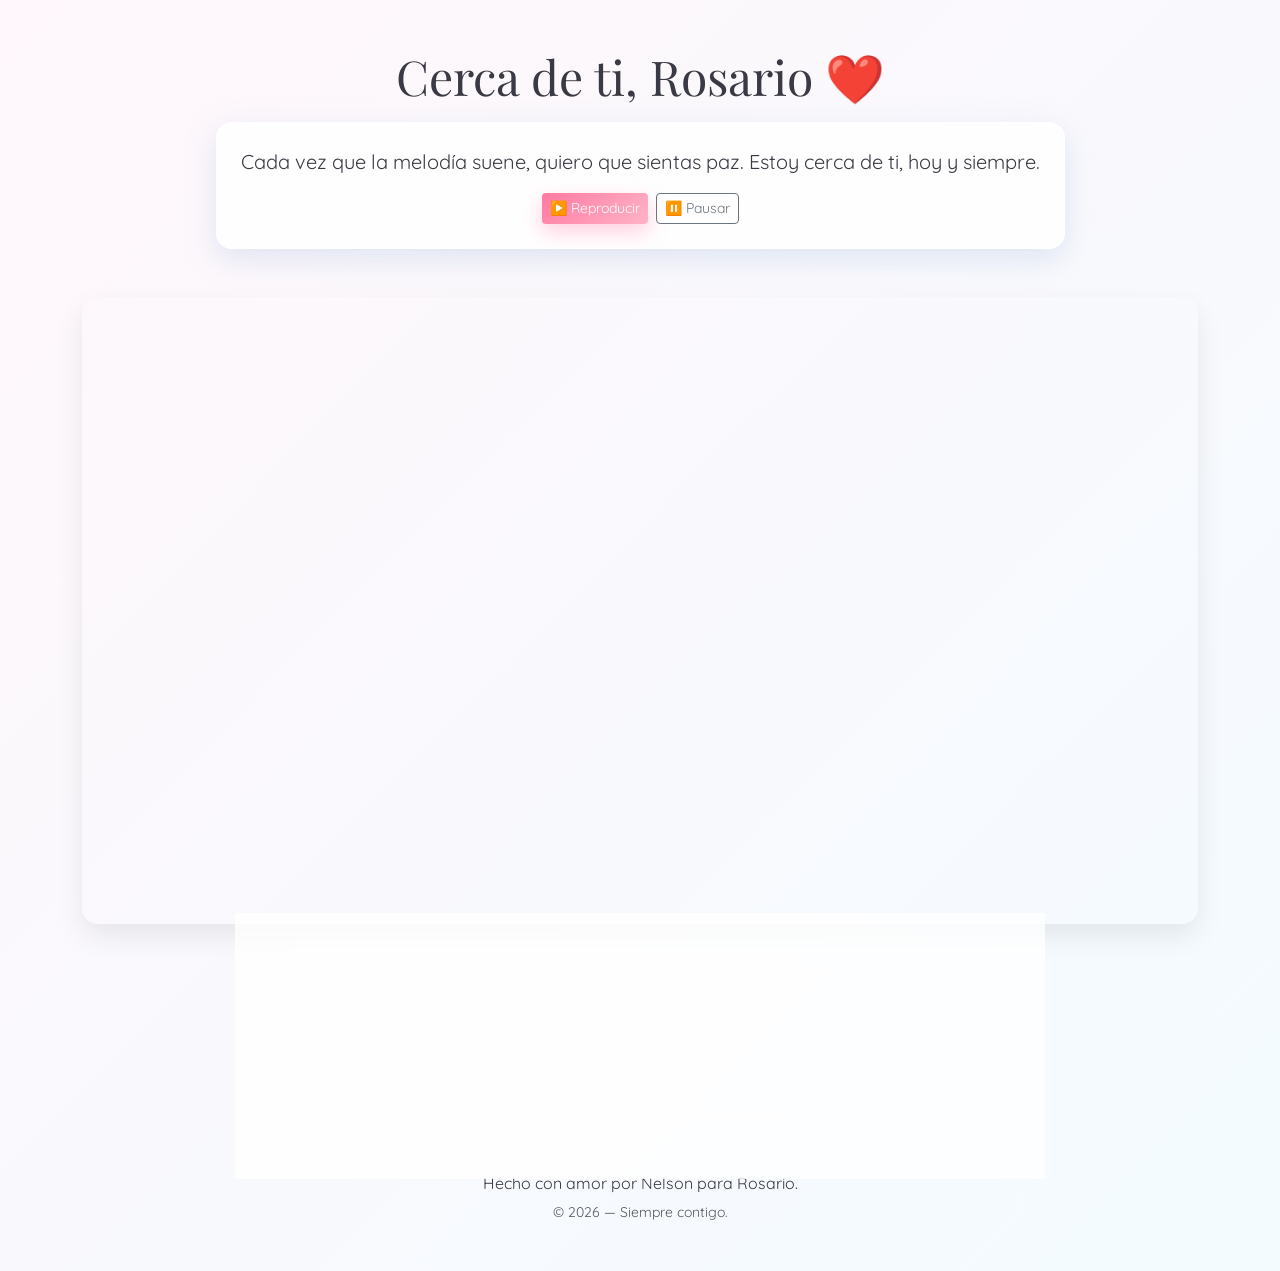
<file: close-to-you.html>
<!doctype html>
<html lang="es">
<head>
  <meta charset="utf-8" />
  <meta name="viewport" content="width=device-width, initial-scale=1" />
  <title>Close to You R ❤️</title>
  <link rel="icon" type="image/png" href="img/love-icon.png" />
  <link href="https://cdn.jsdelivr.net/npm/bootstrap@5.3.3/dist/css/bootstrap.min.css" rel="stylesheet">
  <link href="https://fonts.googleapis.com/css2?family=Quicksand:wght@400;600;700&family=Playfair+Display:wght@600;700&display=swap" rel="stylesheet">
  <style>
    body{
      background: linear-gradient(135deg,#fff7fb,#f3fbff);
      font-family: 'Quicksand', sans-serif;
      color:#3a3a44;
      min-height:100vh;
    }
    .hero-title{font-family:'Playfair Display',serif;}
    .soft-card{background:#ffffffcc;backdrop-filter:blur(6px);box-shadow:0 10px 30px rgba(140,170,210,.25);border:1px solid rgba(255,255,255,.6);}
    .btn-heart{background:linear-gradient(135deg,#ff7aa2,#ffb3c7);border:none;color:white;box-shadow:0 .5rem 1.25rem rgba(255,122,162,.35);}
    .btn-heart:hover{filter:brightness(1.05);}
    .video-embed{position:relative;padding-bottom:56.25%;height:0;overflow:hidden;border-radius:1rem;box-shadow:0 12px 28px rgba(0,0,0,.08);} 
    .video-embed iframe{position:absolute;top:0;left:0;width:100%;height:100%;border:0;}
    .typewriter-cursor{display:inline-block;width:1ch;animation:blink 1s steps(1) infinite;}
    @keyframes blink{50%{color:transparent;}}
  </style>
</head>
<body>
  <main class="container py-5 text-center">
    <h1 class="hero-title display-5 mb-3">Cerca de ti, Rosario ❤️</h1>
    <div class="soft-card rounded-4 p-4 d-inline-block">
      <p class="mb-0 fs-5">Cada vez que la melodía suene, quiero que sientas paz. Estoy cerca de ti, hoy y siempre.</p>
      <div class="d-flex justify-content-center mt-3 gap-2">
        <audio id="melodia" preload="auto" autoplay loop>
          <source src="audio/closetoyou.ogg" type="audio/ogg">
        </audio>
        <button class="btn btn-heart btn-sm" onclick="document.getElementById('melodia').play()">▶️ Reproducir</button>
        <button class="btn btn-outline-secondary btn-sm" onclick="document.getElementById('melodia').pause()">⏸️ Pausar</button>
      </div>
    </div>

    <div class="mt-5">
      <div class="video-embed">
        <iframe id="ytPlayer" src="https://www.youtube.com/embed/lwG3QlOC0lg?enablejsapi=1" title="Close to You - Unboxing" allow="accelerometer; autoplay; clipboard-write; encrypted-media; gyroscope; picture-in-picture; web-share" allowfullscreen></iframe>
      </div>
    </div>

    <div class="mt-4 soft-card rounded-4 p-4 text-start mx-auto" style="max-width:720px;">
      <div class="d-flex justify-content-between align-items-center">
        <h3 class="h6 mb-0">Poema</h3>
        <button id="btnPoema" class="btn btn-heart btn-sm">Leer poema</button>
      </div>
      <div id="poema" class="fs-5 mt-3" style="min-height:5rem;">
        <span class="text-muted">Haz clic en “Leer poema” para revelarlo.</span>
      </div>
    </div>

    <footer class="mt-5">
      <p class="mb-1">Hecho con amor por Nelson para Rosario.</p>
      <small class="text-muted">© <span id="year"></span> — Siempre contigo.</small>
    </footer>
  </main>

  <script>
    // --- Autoplay total del audio ---
    const audioEl = document.getElementById('melodia');
    document.addEventListener('DOMContentLoaded', () => {
      const playPromise = audioEl.play();
      if (playPromise !== undefined) {
        playPromise.catch(() => {
          document.body.addEventListener('click', () => audioEl.play(), { once: true });
        });
      }
    });

    // YouTube Iframe API: pausar el audio cuando el video empiece a reproducirse
    let ytPlayer;
    function onYouTubeIframeAPIReady(){
      ytPlayer = new YT.Player('ytPlayer', {
        events: {
          'onStateChange': (ev) => {
            if (ev.data === YT.PlayerState.PLAYING) {
              if (!audioEl.paused) audioEl.pause();
            }
          }
        }
      });
    }
    (function(){
      const tag = document.createElement('script');
      tag.src = "https://www.youtube.com/iframe_api";
      document.head.appendChild(tag);
      window.onYouTubeIframeAPIReady = onYouTubeIframeAPIReady;
    })();

    // --- Poema y máquina de escribir ---
    const POEMA_TXT = `A veces las palabras no alcanzan,\npor eso te regalo esta melodía.\nQue cada nota te abrace suave,\ncomo mis manos cuando el mundo pesa.\n\nSi un día te sientes cansada,\npon la cajita a cantar.\nCierra los ojos, respira hondo:\nmi amor está cerca, contigo.\n\nClose to You — como late mi corazón:\nsuave, constante, por ti.`;

    document.getElementById('year').textContent = new Date().getFullYear();

    const btnPoema = document.getElementById('btnPoema');
    const poemaEl = document.getElementById('poema');
    let writing=false;
    btnPoema.addEventListener('click',()=>{
      if(writing)return;writing=true;poemaEl.innerHTML='';typewriter(poemaEl,POEMA_TXT);
    });
    function typewriter(node,text){
      let i=0;const speed=20;
      const cursor=document.createElement('span');cursor.className='typewriter-cursor';cursor.textContent='|';node.appendChild(cursor);
      const write=()=>{
        if(i<text.length){const ch=text[i++];if(ch==='\n'){node.insertBefore(document.createElement('br'),cursor);}else{node.insertBefore(document.createTextNode(ch),cursor);}setTimeout(write,(ch==='.'||ch===','||ch===';')?speed*5:speed);}else{cursor.remove();writing=false;}}
      write();
    }
  </script>
  <script src="https://cdn.jsdelivr.net/npm/bootstrap@5.3.3/dist/js/bootstrap.bundle.min.js"></script>
</body>
</html>
</file>
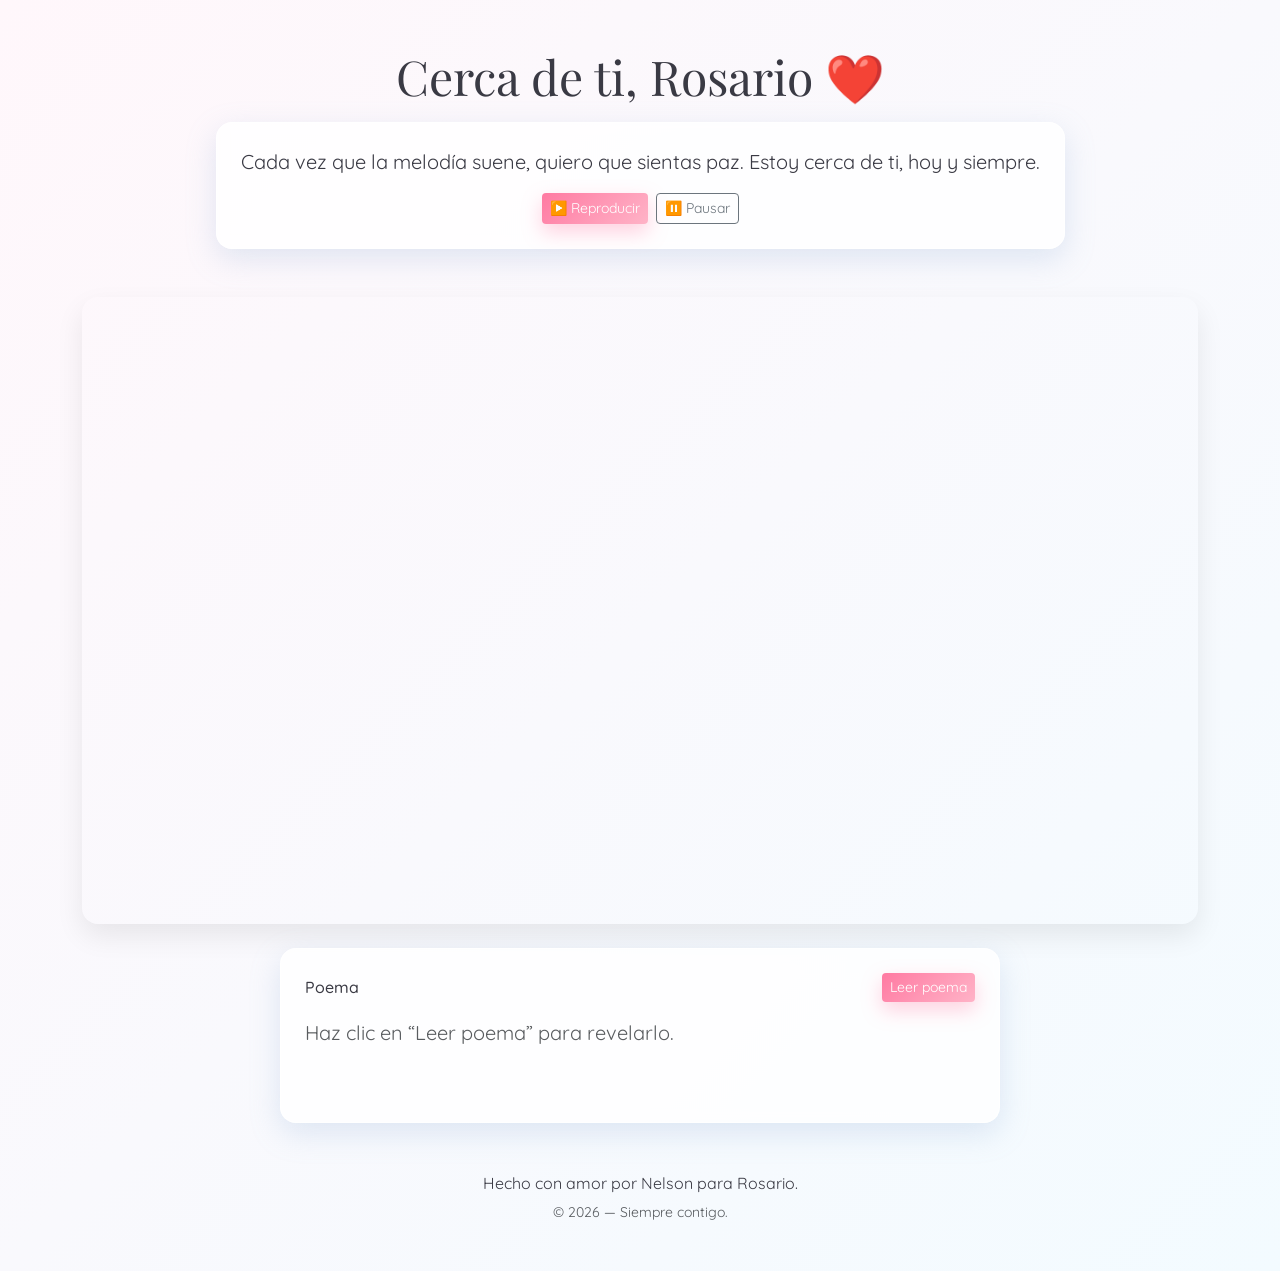
<file: pages/close-to-you.html>
﻿<!doctype html>
<html lang="es">
<head>
  <meta charset="utf-8" />
  <meta name="viewport" content="width=device-width, initial-scale=1" />
  <title>Close to You R ❤️</title>
  <link rel="icon" type="image/png" href="../img/love-icon.png" />
  <link href="https://cdn.jsdelivr.net/npm/bootstrap@5.3.3/dist/css/bootstrap.min.css" rel="stylesheet">
  <link href="https://fonts.googleapis.com/css2?family=Quicksand:wght@400;600;700&family=Playfair+Display:wght@600;700&display=swap" rel="stylesheet">
  <style>
    body{
      background: linear-gradient(135deg,#fff7fb,#f3fbff);
      font-family: 'Quicksand', sans-serif;
      color:#3a3a44;
      min-height:100vh;
    }
    .hero-title{font-family:'Playfair Display',serif;}
    .soft-card{background:#ffffffcc;backdrop-filter:blur(6px);box-shadow:0 10px 30px rgba(140,170,210,.25);border:1px solid rgba(255,255,255,.6);}
    .btn-heart{background:linear-gradient(135deg,#ff7aa2,#ffb3c7);border:none;color:white;box-shadow:0 .5rem 1.25rem rgba(255,122,162,.35);}
    .btn-heart:hover{filter:brightness(1.05);}
    .video-embed{position:relative;padding-bottom:56.25%;height:0;overflow:hidden;border-radius:1rem;box-shadow:0 12px 28px rgba(0,0,0,.08);} 
    .video-embed iframe{position:absolute;top:0;left:0;width:100%;height:100%;border:0;}
    .typewriter-cursor{display:inline-block;width:1ch;animation:blink 1s steps(1) infinite;}
    @keyframes blink{50%{color:transparent;}}
  </style>
</head>
<body>
  <main class="container py-5 text-center">
    <h1 class="hero-title display-5 mb-3">Cerca de ti, Rosario ❤️</h1>
    <div class="soft-card rounded-4 p-4 d-inline-block">
      <p class="mb-0 fs-5">Cada vez que la melodía suene, quiero que sientas paz. Estoy cerca de ti, hoy y siempre.</p>
      <div class="d-flex justify-content-center mt-3 gap-2">
        <audio id="melodia" preload="auto" autoplay loop>
          <source src="../audio/closetoyou.ogg" type="audio/ogg">
        </audio>
        <button class="btn btn-heart btn-sm" onclick="document.getElementById('melodia').play()">▶️ Reproducir</button>
        <button class="btn btn-outline-secondary btn-sm" onclick="document.getElementById('melodia').pause()">⏸️ Pausar</button>
      </div>
    </div>

    <div class="mt-5">
      <div class="video-embed">
        <iframe id="ytPlayer" src="https://www.youtube.com/embed/lwG3QlOC0lg?enablejsapi=1" title="Close to You - Unboxing" allow="accelerometer; autoplay; clipboard-write; encrypted-media; gyroscope; picture-in-picture; web-share" allowfullscreen></iframe>
      </div>
    </div>

    <div class="mt-4 soft-card rounded-4 p-4 text-start mx-auto" style="max-width:720px;">
      <div class="d-flex justify-content-between align-items-center">
        <h3 class="h6 mb-0">Poema</h3>
        <button id="btnPoema" class="btn btn-heart btn-sm">Leer poema</button>
      </div>
      <div id="poema" class="fs-5 mt-3" style="min-height:5rem;">
        <span class="text-muted">Haz clic en “Leer poema” para revelarlo.</span>
      </div>
    </div>

    <footer class="mt-5">
      <p class="mb-1">Hecho con amor por Nelson para Rosario.</p>
      <small class="text-muted">© <span id="year"></span> — Siempre contigo.</small>
    </footer>
  </main>

  <script>
    const audioEl = document.getElementById('melodia');
    document.addEventListener('DOMContentLoaded', () => {
      const playPromise = audioEl.play();
      if (playPromise !== undefined) {
        playPromise.catch(() => {
          document.body.addEventListener('click', () => audioEl.play(), { once: true });
        });
      }
    });

    let ytPlayer;
    function onYouTubeIframeAPIReady(){
      ytPlayer = new YT.Player('ytPlayer', {
        events: {
          'onStateChange': (ev) => {
            if (ev.data === YT.PlayerState.PLAYING) {
              if (!audioEl.paused) audioEl.pause();
            }
          }
        }
      });
    }
    (function(){
      const tag = document.createElement('script');
      tag.src = "https://www.youtube.com/iframe_api";
      document.head.appendChild(tag);
      window.onYouTubeIframeAPIReady = onYouTubeIframeAPIReady;
    })();

    const POEMA_TXT = `A veces las palabras no alcanzan,\npor eso te regalo esta melodía.\nQue cada nota te abrace suave,\ncomo mis manos cuando el mundo pesa.\n\nSi un día te sientes cansada,\npon la cajita a cantar.\nCierra los ojos, respira hondo:\nmi amor está cerca, contigo.\n\nClose to You — como late mi corazón:\nsuave, constante, por ti.`;

    document.getElementById('year').textContent = new Date().getFullYear();

    const btnPoema = document.getElementById('btnPoema');
    const poemaEl = document.getElementById('poema');
    let writing=false;
    btnPoema.addEventListener('click',()=>{
      if(writing)return;writing=true;poemaEl.innerHTML='';typewriter(poemaEl,POEMA_TXT);
    });
    function typewriter(node,text){
      let i=0;const speed=20;
      const cursor=document.createElement('span');cursor.className='typewriter-cursor';cursor.textContent='|';node.appendChild(cursor);
      const write=()=>{
        if(i<text.length){const ch=text[i++];if(ch==='\n'){node.insertBefore(document.createElement('br'),cursor);}else{node.insertBefore(document.createTextNode(ch),cursor);}setTimeout(write,(ch==='.'||ch===','||ch===';')?speed*5:speed);}else{cursor.remove();writing=false;}}
      write();
    }
  </script>
  <script src="https://cdn.jsdelivr.net/npm/bootstrap@5.3.3/dist/js/bootstrap.bundle.min.js"></script>
</body>
</html>
</file>
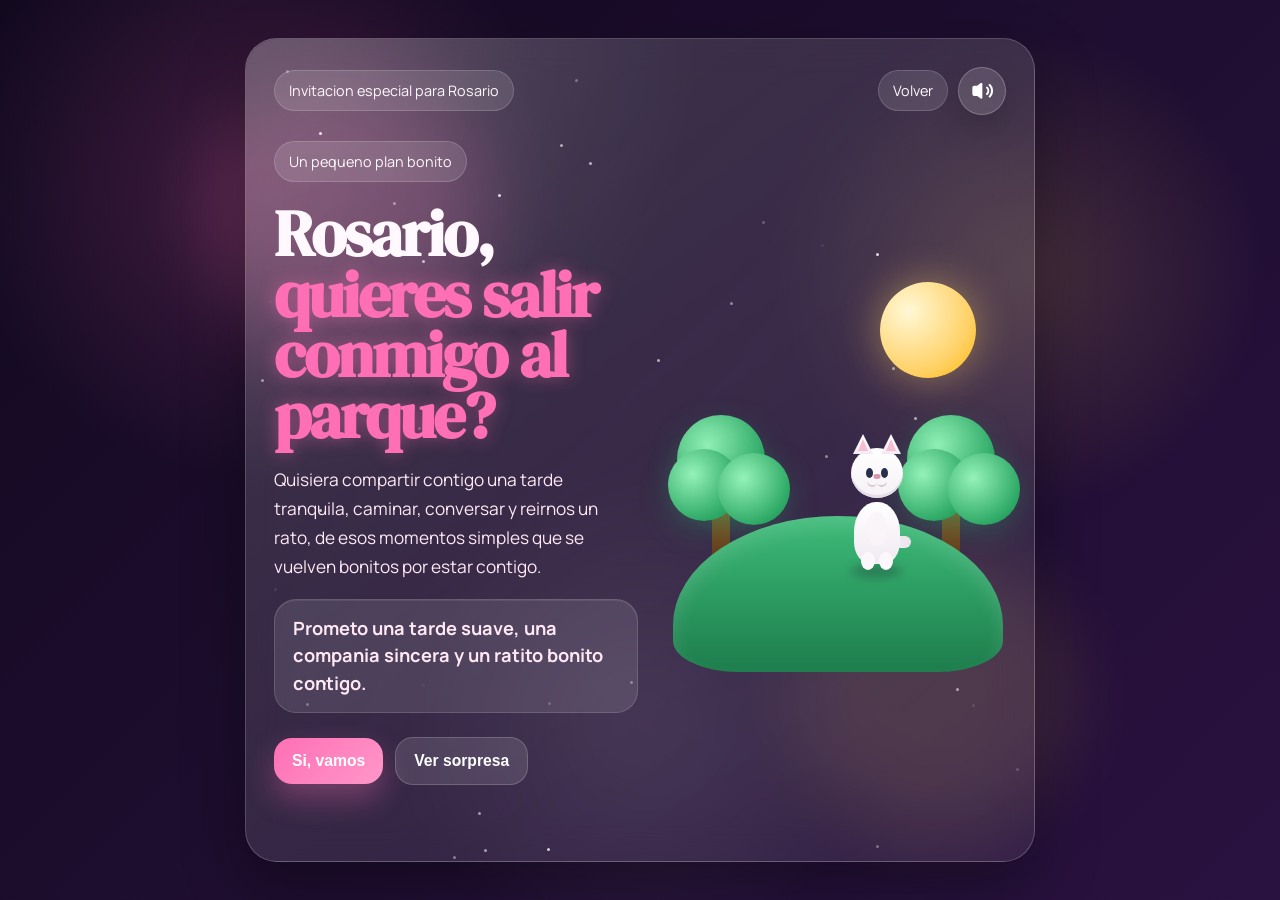
<file: pages/invitacion-rosario-parque.html>
﻿<!DOCTYPE html>
<html lang="es">
<head>
  <meta charset="UTF-8" />
  <meta name="viewport" content="width=device-width, initial-scale=1.0" />
  <title>Invitacion para Rosario</title>
  <link rel="icon" type="image/x-icon" href="../img/love-icon.png">
  <link rel="preconnect" href="https://fonts.googleapis.com">
  <link rel="preconnect" href="https://fonts.gstatic.com" crossorigin>
  <link href="https://fonts.googleapis.com/css2?family=DM+Serif+Display:ital@0;1&family=Manrope:wght@400;500;600;700;800&display=swap" rel="stylesheet">
  <link rel="stylesheet" href="../css/invitacion-rosario-parque.css">
</head>
<body>
  <div class="scene" id="scene">
    <div class="glow one"></div>
    <div class="glow two"></div>

    <article class="card" id="card">
      <div class="stars" id="stars"></div>

      <header class="top">
        <div class="tag">Invitacion especial para Rosario</div>
        <div class="top-actions">
          <a class="back-link" href="../index.html">Volver</a>
          <button class="music-fab" id="musicBtn" type="button" aria-pressed="false" aria-label="Activar musica">
            <span class="icon-on" aria-hidden="true">
              <svg viewBox="0 0 16 16" focusable="false"><path d="M7.2 2.3a.75.75 0 0 1 1.2.6v10.2a.75.75 0 0 1-1.2.6L4.6 11.8H2.4A1.4 1.4 0 0 1 1 10.4V5.6a1.4 1.4 0 0 1 1.4-1.4h2.2l2.6-1.9ZM11.35 5.1a.75.75 0 0 1 1.06 0 4.2 4.2 0 0 1 0 5.8.75.75 0 0 1-1.06-1.06 2.7 2.7 0 0 0 0-3.68.75.75 0 0 1 0-1.06Zm1.98-1.93a.75.75 0 0 1 1.06 0 6.95 6.95 0 0 1 0 9.66.75.75 0 1 1-1.06-1.06 5.45 5.45 0 0 0 0-7.54.75.75 0 0 1 0-1.06Z" fill="currentColor"/></svg>
            </span>
            <span class="icon-off" aria-hidden="true">
              <svg viewBox="0 0 16 16" focusable="false"><path d="M7.2 2.3a.75.75 0 0 1 1.2.6v10.2a.75.75 0 0 1-1.2.6L4.6 11.8H2.4A1.4 1.4 0 0 1 1 10.4V5.6a1.4 1.4 0 0 1 1.4-1.4h2.2l2.6-1.9Z" fill="currentColor"/><path d="M12.78 4.28a.75.75 0 0 1 0 1.06L10.12 8l2.66 2.66a.75.75 0 1 1-1.06 1.06L9.06 9.06 6.4 11.72a.75.75 0 1 1-1.06-1.06L8 8 5.34 5.34A.75.75 0 0 1 6.4 4.28l2.66 2.66 2.66-2.66a.75.75 0 0 1 1.06 0Z" fill="currentColor"/></svg>
            </span>
          </button>
        </div>
      </header>

      <div class="content">
        <section class="text-zone">
          <div class="tag tag-soft">Un pequeno plan bonito</div>
          <h1 class="title">
            Rosario,
            <span class="name">quieres salir conmigo al parque?</span>
          </h1>
          <p class="subtitle">
            Quisiera compartir contigo una tarde tranquila, caminar, conversar y reirnos un rato, de esos momentos simples que se vuelven bonitos por estar contigo.
          </p>
          <p class="question">Prometo una tarde suave, una compania sincera y un ratito bonito contigo.</p>

          <div class="buttons">
            <button class="yes" id="yesBtn">Si, vamos</button>
            <button class="surprise" id="surpriseBtn">Ver sorpresa</button>
          </div>

          <p class="message" id="message"></p>
        </section>

        <section class="visual-zone">
          <div class="moon"></div>
          <div class="park">
            <div class="tree left">
              <div class="trunk"></div>
              <div class="leaves one"></div>
              <div class="leaves two"></div>
              <div class="leaves three"></div>
            </div>

            <div class="tree right">
              <div class="trunk"></div>
              <div class="leaves one"></div>
              <div class="leaves two"></div>
              <div class="leaves three"></div>
            </div>

            <div class="bench"></div>
            <div class="hill"></div>

            <div class="cat" id="cat">
              <div class="cat-shadow"></div>
              <div class="cat-head">
                <div class="ear ear-left"><span class="ear-inner"></span></div>
                <div class="ear ear-right"><span class="ear-inner"></span></div>
                <div class="eye left"></div>
                <div class="eye right"></div>
                <div class="nose"></div>
                <div class="mouth-w">
                  <span class="mouth-curve left"></span>
                  <span class="mouth-curve right"></span>
                </div>
              </div>
              <div class="cat-body">
                <div class="chest"></div>
                <div class="paw paw-left"></div>
                <div class="paw paw-right"></div>
              </div>
              <div class="tail"></div>
              <div class="cat-bubble" id="catBubble" aria-hidden="true">miau miau, te amooo muchoo, miau</div>
            </div>
          </div>
        </section>
      </div>
    </article>
  </div>

  <script src="../js/invitacion-rosario-parque.js"></script>
</body>
</html>
</file>
<file: css/invitacion-rosario-parque.css>
﻿* { box-sizing: border-box; }

:root {
  --bg1: #12091f;
  --bg2: #2a1240;
  --accent: #ff6fb5;
  --accent-soft: #ff97c9;
  --accent-2: #ffd166;
  --soft: #ffe8f3;
  --text: #fff9fd;
  --border: rgba(255,255,255,0.2);
  --shadow: 0 24px 60px rgba(0,0,0,0.34);
}

body {
  margin: 0;
  min-height: 100vh;
  overflow: hidden;
  font-family: 'Manrope', Arial, sans-serif;
  color: var(--text);
  background:
    radial-gradient(circle at 20% 20%, rgba(255,111,181,0.18), transparent 24%),
    radial-gradient(circle at 80% 30%, rgba(255,209,102,0.16), transparent 20%),
    radial-gradient(circle at 50% 80%, rgba(255,255,255,0.08), transparent 25%),
    linear-gradient(135deg, var(--bg1), var(--bg2));
  display: grid;
  place-items: center;
}

.scene {
  position: relative;
  width: min(980px, 92vw);
  min-height: 640px;
  display: grid;
  place-items: center;
}

.glow {
  position: absolute;
  width: 280px;
  height: 280px;
  border-radius: 50%;
  filter: blur(34px);
  opacity: 0.5;
  animation: floatGlow 6s ease-in-out infinite;
}

.glow.one {
  background: rgba(255,111,181,0.35);
  top: 36px;
  left: 56px;
}

.glow.two {
  background: rgba(255,209,102,0.24);
  bottom: 30px;
  right: 56px;
  animation-delay: -2.3s;
}

.card {
  position: relative;
  width: min(790px, 92vw);
  padding: 28px;
  border-radius: 32px;
  background: linear-gradient(145deg, rgba(255,255,255,0.17), rgba(255,255,255,0.07));
  border: 1px solid var(--border);
  box-shadow: var(--shadow);
  backdrop-filter: blur(20px);
  -webkit-backdrop-filter: blur(20px);
  overflow: hidden;
  transition: box-shadow 0.35s ease;
}

.card::before {
  content: "";
  position: absolute;
  inset: 0;
  background: radial-gradient(circle at top left, rgba(255,255,255,0.14), transparent 40%);
  border-radius: 32px;
  pointer-events: none;
}

.card.accepted {
  box-shadow: 0 28px 80px rgba(255, 111, 181, 0.32);
}

.stars {
  position: absolute;
  inset: 0;
  overflow: hidden;
  border-radius: 32px;
  pointer-events: none;
}

.star {
  position: absolute;
  width: 3px;
  height: 3px;
  border-radius: 50%;
  background: rgba(255,255,255,0.9);
  animation: twinkle 3s infinite ease-in-out;
}

.top {
  position: relative;
  z-index: 2;
  display: flex;
  justify-content: space-between;
  align-items: center;
  gap: 16px;
  margin-bottom: 26px;
}

.top-actions {
  display: inline-flex;
  align-items: center;
  justify-content: flex-end;
  gap: 10px;
  flex-wrap: wrap;
}

.tag,
.back-link {
  display: inline-flex;
  align-items: center;
  gap: 8px;
  padding: 10px 14px;
  border-radius: 999px;
  background: rgba(255,255,255,0.12);
  border: 1px solid rgba(255,255,255,0.16);
  font-size: 0.9rem;
  text-decoration: none;
  color: var(--text);
}

.tag-soft {
  width: fit-content;
  margin-bottom: 2px;
}

.back-link:hover {
  background: rgba(255,255,255,0.18);
}

.music-fab {
  position: relative;
  z-index: 3;
  width: 3rem;
  height: 3rem;
  flex: 0 0 auto;
  display: inline-flex;
  align-items: center;
  justify-content: center;
  border: 1px solid rgba(255,255,255,0.22);
  border-radius: 50%;
  background: rgba(255,255,255,0.14);
  color: white;
  box-shadow: 0 14px 32px rgba(0,0,0,0.2);
  cursor: pointer;
  transition: transform 0.18s ease, background 0.18s ease;
}

.music-fab:hover {
  transform: translateY(-2px);
}

.music-fab svg {
  width: 1.35rem;
  height: 1.35rem;
  display: block;
}

.icon-off {
  display: none;
}

.music-fab.active .icon-on {
  display: none;
}

.music-fab.active .icon-off {
  display: block;
}

.content {
  position: relative;
  z-index: 2;
  display: grid;
  grid-template-columns: minmax(0, 1.04fr) minmax(280px, 0.96fr);
  gap: 32px;
  align-items: center;
}

.text-zone {
  display: grid;
  gap: 14px;
  align-content: center;
}

.title {
  margin: 6px 0 4px;
  font-family: 'DM Serif Display', serif;
  font-size: clamp(2.2rem, 5vw, 4.1rem);
  line-height: 0.95;
  letter-spacing: -0.03em;
}

.title .name {
  display: block;
  color: var(--accent);
  text-shadow: 0 0 18px rgba(255,111,181,0.42);
}

.subtitle,
.question,
.message {
  color: var(--soft);
}

.subtitle {
  font-size: clamp(1rem, 2vw, 1.08rem);
  line-height: 1.68;
  margin: 0;
  max-width: 520px;
}

.question {
  margin: 4px 0 8px;
  max-width: 500px;
  padding: 15px 18px;
  border-radius: 22px;
  font-size: clamp(1rem, 2vw, 1.14rem);
  font-weight: 700;
  line-height: 1.5;
  background: rgba(255,255,255,0.11);
  border: 1px solid rgba(255,255,255,0.14);
  box-shadow: inset 0 1px 0 rgba(255,255,255,0.08);
}

.buttons {
  display: flex;
  gap: 12px;
  flex-wrap: wrap;
  align-items: center;
  margin-top: 2px;
}

button {
  border: none;
  cursor: pointer;
  border-radius: 18px;
  padding: 14px 18px;
  font-size: 0.98rem;
  font-weight: 700;
  transition: transform 0.18s ease, box-shadow 0.18s ease, background 0.18s ease;
}

button:hover {
  transform: translateY(-2px);
}

.yes {
  background: linear-gradient(135deg, var(--accent), var(--accent-soft));
  color: white;
  box-shadow: 0 14px 30px rgba(255,111,181,0.32);
}

.surprise {
  background: rgba(255,255,255,0.12);
  color: white;
  border: 1px solid rgba(255,255,255,0.18);
}

.message {
  margin: 6px 0 0;
  min-height: 28px;
  max-width: 470px;
  font-size: 1rem;
  font-weight: 600;
  letter-spacing: 0.01em;
}

.visual-zone {
  position: relative;
  min-height: 430px;
  display: grid;
  place-items: center;
}

.moon {
  position: absolute;
  top: 10px;
  right: 30px;
  width: 96px;
  height: 96px;
  border-radius: 50%;
  background: radial-gradient(circle at 30% 30%, #fff8d6, #ffd166 65%, #ffb703 100%);
  box-shadow: 0 0 40px rgba(255,209,102,0.45);
}

.park {
  position: relative;
  width: 100%;
  max-width: 330px;
  height: 370px;
}

.hill {
  position: absolute;
  bottom: 0;
  left: 50%;
  transform: translateX(-50%);
  width: 330px;
  height: 156px;
  border-radius: 50% 50% 20% 20% / 70% 70% 20% 20%;
  background: linear-gradient(180deg, #3dbb78, #1d7d4c);
  box-shadow: inset 0 10px 20px rgba(255,255,255,0.12);
}

.bench {
  position: absolute;
  bottom: 92px;
  left: 52%;
  transform: translateX(-50%);
  width: 122px;
  height: 18px;
  background: linear-gradient(180deg, #d89a5b, #a7622c);
  border-radius: 10px;
  box-shadow: 0 10px 20px rgba(0,0,0,0.2);
}

.bench::before,
.bench::after {
  content: "";
  position: absolute;
  width: 10px;
  height: 52px;
  bottom: -42px;
  background: #6a3d1d;
  border-radius: 6px;
}

.bench::before { left: 18px; }
.bench::after { right: 18px; }

.tree {
  position: absolute;
  bottom: 95px;
  width: 84px;
  height: 180px;
}

.tree.left { left: 6px; }
.tree.right { right: 10px; }

.trunk {
  position: absolute;
  bottom: 0;
  left: 50%;
  transform: translateX(-50%);
  width: 18px;
  height: 82px;
  background: linear-gradient(180deg, #8b5a2b, #5a3416);
  border-radius: 12px;
}

.leaves {
  position: absolute;
  left: 50%;
  transform: translateX(-50%);
  width: 88px;
  height: 88px;
  background: radial-gradient(circle at 35% 35%, #95f2b8, #2faa67 70%, #207f4a);
  border-radius: 50%;
  box-shadow: 0 10px 30px rgba(47,170,103,0.28);
}

.leaves.one { top: 18px; }
.leaves.two { top: 52px; left: 25px; width: 72px; height: 72px; }
.leaves.three { top: 56px; left: 75px; width: 72px; height: 72px; }

.cat {
  position: absolute;
  bottom: 98px;
  right: 82px;
  width: 88px;
  height: 126px;
  isolation: isolate;
  transform-origin: center bottom;
  transition: transform 0.95s cubic-bezier(.2,.9,.2,1), right 0.95s ease, bottom 0.95s ease;
  animation: catFloat 2.8s ease-in-out infinite;
}

.cat.approach {
  right: 108px;
  bottom: 28px;
  transform: scale(1.45);
}

.cat-shadow {
  position: absolute;
  left: 18px;
  bottom: -4px;
  width: 50px;
  height: 14px;
  z-index: 0;
  border-radius: 50%;
  background: rgba(25, 10, 35, 0.24);
  filter: blur(4px);
}

.cat-head {
  position: absolute;
  top: 0;
  left: 18px;
  width: 52px;
  height: 50px;
  z-index: 3;
  border-radius: 50%;
  background: linear-gradient(180deg, #ffffff, #f5f1f6);
  box-shadow: inset 0 -3px 0 rgba(226, 217, 228, 0.8);
}

.ear {
  position: absolute;
  top: -14px;
  width: 20px;
  height: 20px;
}

.ear-left { left: 2px; }
.ear-right { right: 2px; }

.ear::before {
  content: "";
  position: absolute;
  inset: 0;
  background: linear-gradient(180deg, #ffffff, #f2ebf4);
  clip-path: polygon(50% 0, 0 100%, 100% 100%);
}

.ear-inner {
  position: absolute;
  left: 5px;
  right: 5px;
  bottom: 3px;
  top: 5px;
  background: #f6bfd1;
  clip-path: polygon(50% 0, 0 100%, 100% 100%);
}

.eye {
  position: absolute;
  top: 20px;
  width: 7px;
  height: 10px;
  background: #27304a;
  border-radius: 50%;
  animation: blink 4s infinite;
}

.eye.left { left: 15px; }
.eye.right { right: 15px; }

.nose {
  position: absolute;
  left: 50%;
  top: 26px;
  width: 7px;
  height: 5px;
  transform: translateX(-50%);
  background: #d896ad;
  border-radius: 50% 50% 60% 60%;
}

.mouth-w {
  position: absolute;
  left: 50%;
  top: 31px;
  width: 20px;
  height: 10px;
  transform: translateX(-50%);
}

.mouth-curve {
  position: absolute;
  top: 0;
  width: 10px;
  height: 8px;
  border-bottom: 2px solid #d7c8d2;
}

.mouth-curve.left {
  left: 0;
  border-radius: 0 0 10px 10px;
  transform: rotate(10deg);
}

.mouth-curve.right {
  right: 0;
  border-radius: 0 0 10px 10px;
  transform: rotate(-10deg);
}

.cat-body {
  position: absolute;
  left: 21px;
  bottom: 10px;
  width: 46px;
  height: 62px;
  z-index: 2;
  background: linear-gradient(180deg, #ffffff, #f0eaf2);
  border-radius: 48% 48% 36% 36%;
}

.chest {
  position: absolute;
  left: 50%;
  top: 10px;
  width: 20px;
  height: 34px;
  transform: translateX(-50%);
  background: rgba(250, 244, 248, 0.92);
  border-radius: 50%;
}

.paw {
  position: absolute;
  bottom: -6px;
  width: 14px;
  height: 18px;
  background: #fbf7fa;
  border-radius: 50%;
}

.paw-left { left: 7px; }
.paw-right { right: 7px; }

.tail {
  position: absolute;
  right: 10px;
  bottom: 26px;
  width: 42px;
  height: 12px;
  z-index: 1;
  border-radius: 999px;
  background: linear-gradient(90deg, #f9f6fa, #ebe3ec);
  transform-origin: left center;
  animation: tailWag 1.8s infinite ease-in-out;
}

.cat-bubble {
  position: absolute;
  right: 24px;
  bottom: 122px;
  z-index: 4;
  width: 154px;
  padding: 12px 14px;
  border-radius: 18px;
  background: rgba(255, 249, 253, 0.95);
  color: #7c3f62;
  font-size: 0.9rem;
  font-weight: 800;
  line-height: 1.3;
  text-align: center;
  box-shadow: 0 16px 38px rgba(25, 10, 35, 0.2);
  opacity: 0;
  transform: translateY(10px) scale(0.92);
  transition: opacity 0.25s ease, transform 0.25s ease;
  pointer-events: none;
}

.cat-bubble::after {
  content: "";
  position: absolute;
  right: 20px;
  bottom: -10px;
  width: 18px;
  height: 18px;
  background: rgba(255, 249, 253, 0.95);
  transform: rotate(45deg);
  border-radius: 4px;
}

.cat-bubble.visible {
  opacity: 1;
  transform: translateY(0) scale(1);
}

.floating-heart {
  position: absolute;
  font-size: 1.15rem;
  font-weight: 800;
  color: rgba(255, 233, 244, 0.92);
  pointer-events: none;
  animation: rise 2.6s linear forwards;
  text-shadow: 0 8px 20px rgba(0,0,0,0.2);
}

@keyframes floatGlow {
  0%, 100% { transform: translateY(0px) scale(1); }
  50% { transform: translateY(-14px) scale(1.06); }
}

@keyframes rise {
  0% { opacity: 0; transform: translateY(8px) scale(0.8); }
  10% { opacity: 1; }
  100% { opacity: 0; transform: translateY(-140px) scale(1.4) rotate(12deg); }
}

@keyframes catFloat {
  0%, 100% { transform: translateY(0); }
  50% { transform: translateY(-8px); }
}

@keyframes tailWag {
  0%, 100% { transform: rotate(16deg); }
  50% { transform: rotate(-18deg); }
}

@keyframes blink {
  0%, 46%, 52%, 100% { transform: scaleY(1); }
  48%, 50% { transform: scaleY(0.12); }
}

@keyframes twinkle {
  0%, 100% { opacity: 0.25; transform: scale(1); }
  50% { opacity: 1; transform: scale(1.6); }
}

@media (max-width: 840px) {
  body { overflow: auto; }
  .scene { padding: 24px 0; min-height: auto; }
  .card { padding: 24px; }
  .content { grid-template-columns: 1fr; gap: 22px; }
  .visual-zone { min-height: 320px; }
  .top {
    flex-direction: column;
    align-items: flex-start;
    margin-bottom: 22px;
  }
  .top-actions {
    width: 100%;
    justify-content: space-between;
  }
  .question { max-width: none; }
  .cat-bubble { right: 8px; }
  .cat.approach {
    right: 92px;
    bottom: 28px;
    transform: scale(1.24);
  }
}

@media (max-width: 575.98px) {
  .card { padding: 20px; border-radius: 26px; }
  .stars { border-radius: 26px; }
  .top { margin-bottom: 18px; }
  .top-actions {
    gap: 8px;
    align-items: center;
  }
  .tag,
  .back-link {
    padding: 9px 12px;
  }
  .music-fab {
    width: 3.05rem;
    height: 3.05rem;
  }
  .buttons { flex-direction: column; align-items: stretch; }
  button { width: 100%; }
  .visual-zone { min-height: 280px; }
  .park { max-width: 280px; height: 310px; }
  .hill { width: 280px; height: 130px; }
  .bench { width: 104px; bottom: 76px; }
  .tree { bottom: 78px; transform: scale(0.9); }
  .cat { right: 58px; bottom: 80px; transform: scale(0.9); }
  .cat-bubble {
    right: -2px;
    bottom: 112px;
    width: 138px;
    padding: 10px 12px;
    font-size: 0.82rem;
  }
  .cat.approach {
    right: 66px;
    bottom: 18px;
    transform: scale(1.05);
  }
}
</file>
